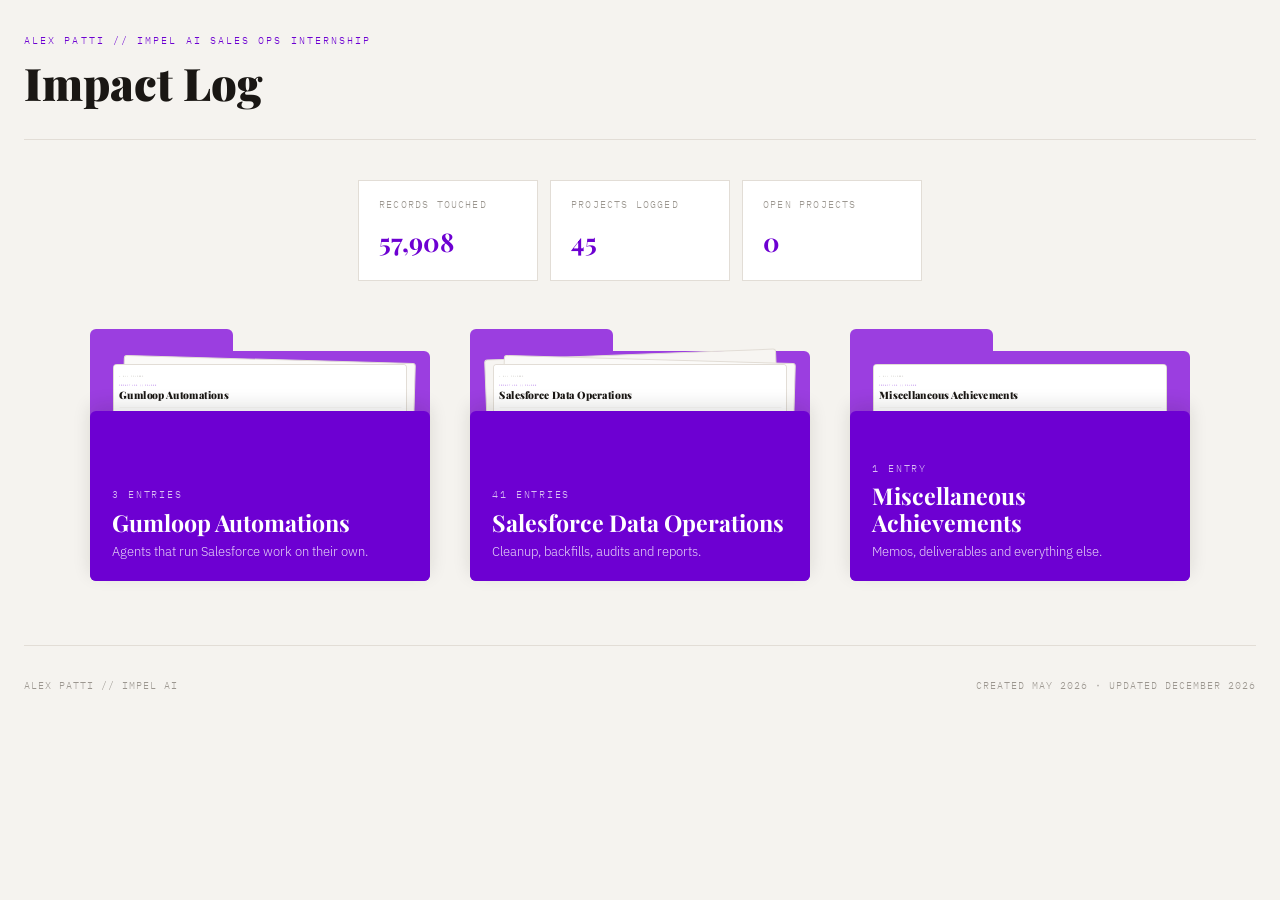
<file: index.html>
<!DOCTYPE html>
<html lang="en">
<head>
<meta charset="UTF-8">
<meta name="viewport" content="width=device-width, initial-scale=1.0">
<title>Impel // Impact Log</title>
<link rel="preconnect" href="https://fonts.googleapis.com">
<link rel="preconnect" href="https://fonts.gstatic.com" crossorigin>
<link href="https://fonts.googleapis.com/css2?family=Playfair+Display:wght@400;700;900&family=IBM+Plex+Mono:wght@300;400;500&family=IBM+Plex+Sans:wght@300;400;500&display=swap" rel="stylesheet">
<link rel="stylesheet" href="style.css">
</head>
<body>

<!-- ============ Main page: the three folders ============ -->
<div class="header">
  <div>
    <div class="label">Alex Patti // Impel AI Sales Ops Internship</div>
    <h1>Impact Log</h1>
  </div>
</div>
<div class="totals-bar">
  <div class="total-card"><div class="tl">Records touched</div><div class="tv" id="stat-records">0</div></div>
  <div class="total-card"><div class="tl">Projects logged</div><div class="tv" id="stat-projects">0</div></div>
  <div class="open-wrap">
    <button class="total-card total-link" id="open-card" type="button">
      <div class="tl">Open projects <span class="tl-arrow">&darr;</span></div><div class="tv" id="stat-open">0</div>
    </button>
    <div class="open-menu" id="open-menu"></div>
  </div>
</div>
<div class="folders" id="folders"></div>
<div class="footer">
  <span>ALEX PATTI // IMPEL AI</span>
  <span class="footer-date"></span>
</div>

<!-- ============ Folder view: the "paper", one screen tall, scrolls inside ============ -->
<div class="sheet" id="sheet">
  <div class="sheet-inner" id="sheet-inner"></div>
</div>

<script src="motion.js"></script>
<script src="common.js"></script>
<script>
// Everything lives on this one page. Opening a folder changes the address to
// index.html#automation (or #data-ops, #misc), so the back button and links still work,
// but nothing new has to load.

const reduceMotion = matchMedia('(prefers-reduced-motion: reduce)').matches;
const sheet = document.getElementById('sheet');
const sheetInner = document.getElementById('sheet-inner');
const papers = {};
let items = null;
let current = null;   // which folder is open, or null
let busy = false;     // true while an animation runs

// ---------- 1. Build the folders ----------
const wrap = document.getElementById('folders');
Object.entries(CATEGORIES).forEach(([key, cat]) => {
  const a = document.createElement('a');
  a.className = 'folder';
  a.href = '#' + key;
  a.innerHTML = `
    <div class="folder-tab"></div>
    <div class="folder-back">
      <div class="folder-paper"></div>
      <div class="folder-front">
        <div class="folder-count">&nbsp;</div>
        <div class="folder-name">${escHtml(cat.name)}</div>
        <div class="folder-sub">${escHtml(cat.sub)}</div>
      </div>
    </div>`;
  papers[key] = a.querySelector('.folder-paper');
  a.addEventListener('click', ev => {
    if (ev.metaKey || ev.ctrlKey || ev.shiftKey) return;   // new-tab clicks work normally
    ev.preventDefault();
    if (busy || current) return;
    history.pushState({ folder: key }, '', '#' + key);
    openFolder(key, true);
  });
  wrap.appendChild(a);
});

// ---------- 2. Fill in a folder's page ----------
function field(label, val, hl) {
  if (!val) return '';
  return `<div class="field"><div class="field-label">${label}</div>
          <div class="field-val${hl ? ' highlight' : ''}">${escHtml(val)}</div></div>`;
}
function projectCard(e) {
  return `<div class="entry" data-id="${escHtml(e.id)}">
    <div class="entry-head">
      <div><div class="entry-name">${escHtml(e.name)}</div><div class="entry-date">${escHtml(e.date)}</div></div>
      <span class="status-badge ${e.status === 'complete' ? 'status-complete' : 'status-wip'}">${escHtml(e.status)}</span>
    </div>
    ${field('Volume', e.volume, true)}
    ${field('Root cause', e.cause)}
    ${field('Downstream consequence', e.consequence)}
  </div>`;
}
function deliverableCard(e) {
  return `<div class="entry">
    <div class="entry-head">
      <div><div class="entry-name">${escHtml(e.name)}</div><div class="entry-date">${escHtml(e.date)}</div></div>
      <span class="status-badge status-complete">deliverable</span>
    </div>
    ${field('Audience', e.audience)}
    ${field('Summary', e.summary, true)}
    ${field('Context', e.context)}
  </div>`;
}
// The whole folder page as HTML. The same HTML fills the full page AND the little paper
// in each folder, so the paper is a true miniature of the page.
function folderHTML(key) {
  const cat = CATEGORIES[key];
  const inCat = (items || []).filter(i => i.category === key);
  const projects = inCat.filter(i => i.kind !== 'deliverable').reverse();
  const delivs = inCat.filter(i => i.kind === 'deliverable');
  const done = inCat.filter(i => i.kind === 'deliverable' || i.status === 'complete').length;
  const records = projects.reduce((s, p) => s + (typeof p.records === 'number' ? p.records : 0), 0);
  let body = '';
  if (projects.length) body += `<div class="section-title">Projects</div><div class="entries-grid">${projects.map(projectCard).join('')}</div>`;
  if (delivs.length) body += `<div class="section-title">Leadership deliverables</div><div class="entries-grid">${delivs.map(deliverableCard).join('')}</div>`;
  return `
    <a class="back-link" href="#">&larr; All folders</a>
    <div class="header" style="margin-top:1.25rem">
      <div>
        <div class="label">Impact Log // Folder</div>
        <h1>${escHtml(cat.name)}</h1>
      </div>
    </div>
    <div class="totals-bar">
      <div class="total-card"><div class="tl">Entries</div><div class="tv">${inCat.length}</div></div>
      <div class="total-card"><div class="tl">Records touched</div><div class="tv">${records.toLocaleString()}</div></div>
      <div class="total-card"><div class="tl">Completed</div><div class="tv">${done}</div></div>
    </div>
    <div>${body || '<div class="empty-state">Nothing in this folder yet</div>'}</div>
    <div class="footer">
      <span>ALEX PATTI // IMPEL AI</span>
      <span class="footer-date"></span>
    </div>`;
}
function renderFolder(key) {
  sheetInner.innerHTML = folderHTML(key);
  document.title = 'Impact Log // ' + CATEGORIES[key].name;
  footerDate();
}

// Each folder's paper holds a full-size copy of its page, shrunk to fit. The scale matches
// the one the animation starts from, so paper and page line up exactly.
const scrollMemory = {};   // where you left each folder scrolled, so the paper shows the same spot
function paperScale(paper) {
  return Math.max(paper.offsetWidth / innerWidth, paper.offsetHeight / innerHeight);
}
function buildPreviews() {
  Object.keys(CATEGORIES).forEach(key => {
    const paper = papers[key];
    paper.classList.add('has-preview');
    paper.innerHTML = `<div class="paper-preview"><div class="sheet-inner">${folderHTML(key)}</div></div>`;
    sizePreview(key);
  });
  footerDate();
}
function sizePreview(key) {
  const paper = papers[key];
  const pv = paper.querySelector('.paper-preview');
  if (!pv) return;
  pv.style.width = innerWidth + 'px';
  pv.style.height = innerHeight + 'px';
  pv.style.transform = `scale(${paperScale(paper)})`;
  pv.firstElementChild.style.transform = `translateY(${-(scrollMemory[key] || 0)}px)`;
}
addEventListener('resize', () => Object.keys(CATEGORIES).forEach(sizePreview));

// ---------- 3. The animations ----------
// The folder page itself is the paper. It is drawn at full size the whole time, then shrunk
// and cropped to the paper's spot, so its real text is visible through the entire grow.
// Motion (motion.dev) drives it with a spring, so it moves like a physical object.
const W = () => innerWidth, H = () => innerHeight;
const lerp = (a, b, t) => a + (b - a) * t;
const WHITE = [255, 255, 255], BGC = [245, 243, 239];   // paper white -> page background
function placeSheet(r, p) {
  // p = 0: sheet sits exactly on the paper. p = 1: sheet fills the screen.
  const s0 = Math.max(r.width / W(), r.height / H());   // same scale as the paper's miniature
  const s = lerp(s0, 1, p);
  const tx = lerp(r.left, 0, p), ty = lerp(r.top, 0, p);
  const visW = lerp(r.width, W(), p) / s, visH = lerp(r.height, H(), p) / s;
  const right = Math.max(0, W() - visW), bottom = Math.max(0, H() - visH);
  const radius = lerp(3, 0, Math.min(1, p)) / s;
  sheet.style.transform = `translate(${tx}px, ${ty}px) scale(${s})`;
  sheet.style.clipPath = `inset(0px ${right}px ${bottom}px 0px round ${radius}px)`;
  const c = WHITE.map((v, i) => Math.round(lerp(v, BGC[i], Math.min(1, Math.max(0, p)))));
  sheet.style.backgroundColor = `rgb(${c})`;
}
function clearSheetStyles() {
  ['transform', 'clipPath', 'backgroundColor', 'willChange'].forEach(k => sheet.style[k] = '');
}
function showSheet(key) {
  renderFolder(key);
  sheet.scrollTop = scrollMemory[key] || 0;   // pick up where the paper shows
  sheet.classList.add('open');
  document.body.classList.add('sheet-open');
}
function hideSheet() {
  sheet.classList.remove('open');
  document.body.classList.remove('sheet-open');
  clearSheetStyles();
  document.title = 'Impel // Impact Log';
}
const SPRING_OPEN = { type: 'spring', visualDuration: 0.55, bounce: 0.12 };
// Closing is a timed tween, not a spring: a spring creeps to its final spot for a while,
// which is the pause you saw. This one still has speed when it arrives, so the drop into
// the folder starts on the very next frame, like turning a corner without stopping.
const CLOSE_TWEEN = { duration: 0.42, ease: [0.45, 0, 0.6, 0.75] };

// Open: the paper slides up out of the folder and, without stopping, grows into the page.
function openFolder(key, animate, focusId) {
  current = key;
  if (!animate || reduceMotion) { showSheet(key); if (focusId) focusEntry(focusId); return; }
  busy = true;
  const paper = papers[key], folder = paper.closest('.folder');
  const front = folder.querySelector('.folder-front');
  folder.classList.add('lifted');                          // slide up, behind the front flap
  const started = performance.now();
  (function watch() {                                      // hand off once it clears the flap
    const clear = paper.getBoundingClientRect().bottom <= front.getBoundingClientRect().top + 6;
    if (clear || performance.now() - started > 450) grow(); else requestAnimationFrame(watch);
  })();
  function grow() {
    const r = paper.getBoundingClientRect();
    showSheet(key);
    sheet.style.willChange = 'transform, clip-path';
    placeSheet(r, 0);
    paper.style.visibility = 'hidden';
    Motion.animate(0, 1, { ...SPRING_OPEN, onUpdate: p => placeSheet(r, p) }).then(() => {
      clearSheetStyles();
      paper.style.visibility = '';
      folder.classList.add('no-anim');
      folder.classList.remove('lifted');                   // paper back in place, hidden behind the page
      void folder.offsetWidth;
      folder.classList.remove('no-anim');
      busy = false;
      if (focusId) focusEntry(focusId);
    });
  }
}

// Scroll the open folder to one project and give it a short highlight.
function focusEntry(id) {
  const card = sheet.querySelector(`.entry[data-id="${CSS.escape(id)}"]`);
  if (!card) return;
  const top = card.getBoundingClientRect().top - sheet.getBoundingClientRect().top + sheet.scrollTop - 24;
  sheet.scrollTo({ top, behavior: reduceMotion ? 'auto' : 'smooth' });
  card.classList.remove('flash'); void card.offsetWidth; card.classList.add('flash');
}

// ---------- Open projects box ----------
// One open project: the box takes you straight to it (its folder opens, then scrolls to it).
// Several: the box shows a short list, and each one takes you to its project the same way.
const openCard = document.getElementById('open-card');
const openMenu = document.getElementById('open-menu');
function openProjects() {
  return (items || []).filter(i => i.kind !== 'deliverable' && i.status !== 'complete');
}
function goToProject(e) {
  openMenu.classList.remove('show');
  if (busy || current) return;
  history.pushState({ folder: e.category }, '', '#' + e.category);
  openFolder(e.category, true, e.id);
}
openCard.addEventListener('click', ev => {
  ev.stopPropagation();
  const open = openProjects();
  if (open.length === 0) return;
  if (open.length === 1) return goToProject(open[0]);
  openMenu.innerHTML = open.map((e, i) => `
    <button type="button" class="open-item" data-i="${i}">
      <span class="open-name">${escHtml(e.name)}</span>
      <span class="open-folder">${escHtml(CATEGORIES[e.category].name)}</span>
    </button>`).join('');
  openMenu.querySelectorAll('.open-item').forEach(b =>
    b.addEventListener('click', () => goToProject(open[+b.dataset.i])));
  openMenu.classList.toggle('show');
});
document.addEventListener('click', () => openMenu.classList.remove('show'));
document.addEventListener('keydown', ev => { if (ev.key === 'Escape') openMenu.classList.remove('show'); });

// Close: the page shrinks back into a paper above the folder, then slides down into it.
function closeFolder(animate) {
  const key = current;
  current = null;
  if (!key || !animate || reduceMotion) { hideSheet(); return; }
  busy = true;
  const paper = papers[key], folder = paper.closest('.folder');
  scrollMemory[key] = sheet.scrollTop;                    // paper will show the same spot
  sizePreview(key);
  folder.classList.add('no-anim', 'lifted');              // where the paper waits, above the folder
  const r = paper.getBoundingClientRect();
  paper.style.visibility = 'hidden';
  sheet.style.willChange = 'transform, clip-path';
  Motion.animate(1, 0, { ...CLOSE_TWEEN, onUpdate: p => placeSheet(r, p) }).then(() => {
    hideSheet();
    paper.style.visibility = '';
    folder.classList.remove('no-anim');
    void folder.offsetWidth;
    folder.classList.remove('lifted');                     // slide back down into the folder
    setTimeout(() => {
      // Once the paper is tucked in, quietly roll its miniature back to the top of the page,
      // so the folder always previews the title and the next open starts at the top.
      const inner = paper.querySelector('.paper-preview > .sheet-inner');
      if (inner && scrollMemory[key]) {
        inner.style.transition = 'transform 0.6s ease';
        scrollMemory[key] = 0;
        inner.style.transform = 'translateY(0px)';
        setTimeout(() => { inner.style.transition = ''; }, 650);
      }
      busy = false;
    }, 500);
  });
}

// ---------- 4. Back button, links and the address bar ----------
sheet.addEventListener('click', ev => {
  if (!ev.target.closest('.back-link')) return;
  ev.preventDefault();
  if (busy) return;
  if (history.state && history.state.folder) history.back();         // came from a folder click
  else { history.pushState(null, '', location.pathname); closeFolder(true); } // opened by direct link
});
window.addEventListener('popstate', () => {
  const key = location.hash.slice(1);
  if (CATEGORIES[key]) { if (current !== key) openFolder(key, false); }
  else if (current) closeFolder(true);
});

// ---------- 5. Load the data ----------
loadData().then(data => {
  items = data;
  const projects = items.filter(i => i.kind !== 'deliverable');
  document.getElementById('stat-projects').textContent = items.length;
  const openCount = projects.filter(p => p.status !== 'complete').length;
  document.getElementById('stat-open').textContent = openCount;
  if (!openCount) openCard.classList.add('none');
  document.getElementById('stat-records').textContent =
    projects.reduce((s, p) => s + (typeof p.records === 'number' ? p.records : 0), 0).toLocaleString();
  Object.keys(CATEGORIES).forEach(key => {
    const inCat = items.filter(i => i.category === key);
    // Stack size: 1 entry = 1 sheet, 2 to 5 = 2 sheets, 6 or more = 3 sheets (the cap)
    const sheets = inCat.length >= 6 ? 3 : inCat.length >= 2 ? 2 : 1;
    for (let i = sheets - 1; i >= 1; i--) {
      papers[key].insertAdjacentHTML('beforebegin', `<div class="paper-under u${i}"></div>`);
    }
    papers[key].nextElementSibling.querySelector('.folder-count').textContent =
      `${inCat.length} ${inCat.length === 1 ? 'entry' : 'entries'}`;
  });
  buildPreviews();
  // Opened with a folder already in the address (a shared link or a refresh): show it directly.
  const key = location.hash.slice(1);
  if (CATEGORIES[key]) openFolder(key, false);
}).catch(err => {
  wrap.insertAdjacentHTML('afterend', '<div class="empty-state">Could not load data.json</div>');
  console.error(err);
});
</script>
</body>
</html>
</file>
<file: style.css>
:root {
    --bg: #F5F3EF;
    --surface: #FFFFFF;
    --border: #E2DDD6;
    --border-strong: #C9C3BA;
    --accent: #6D00D2;
    --accent-dim: #9B3EE0;
    --accent-light: #F0E6FA;
    --text: #1A1714;
    --text-muted: #5C5752;
    --text-dim: #9C9790;
    --green: #1A7A45;
    --green-bg: #EAF5EF;
    --amber: #9A6200;
    --amber-bg: #FDF3DC;
    --red: #B83030;
  }
  * { margin: 0; padding: 0; box-sizing: border-box; }
  body {
    background: var(--bg);
    color: var(--text);
    font-family: 'IBM Plex Sans', sans-serif;
    font-weight: 300;
    line-height: 1.7;
    padding: 2rem 1.5rem 6rem;
    max-width: 1500px;
    margin: 0 auto;
  }
  .header {
    border-bottom: 1px solid var(--border);
    padding-bottom: 2rem;
    margin-bottom: 2.5rem;
    display: flex;
    justify-content: space-between;
    align-items: flex-end;
  }
  .label {
    font-family: 'IBM Plex Mono', monospace;
    font-size: 0.65rem;
    letter-spacing: 0.2em;
    color: var(--accent);
    text-transform: uppercase;
    margin-bottom: 0.5rem;
  }
  h1 {
    font-family: 'Playfair Display', serif;
    font-size: clamp(1.8rem, 5vw, 2.8rem);
    font-weight: 900;
    line-height: 1.1;
    color: var(--text);
  }
  .totals-bar {
    display: flex;
    justify-content: center;
    gap: 0.75rem;
    margin-bottom: 2rem;
  }
  .total-card {
    background: var(--surface);
    border: 1px solid var(--border);
    padding: 1rem 1.25rem;
    width: 180px;
  }
  .total-card .tl {
    font-family: 'IBM Plex Mono', monospace;
    font-size: 0.62rem;
    letter-spacing: 0.12em;
    text-transform: uppercase;
    color: var(--text-dim);
    margin-bottom: 0.4rem;
  }
  .total-card .tv {
    font-family: 'Playfair Display', serif;
    font-size: 1.6rem;
    font-weight: 700;
    color: var(--accent);
  }
  /* "Open projects" box: same look as the others, but clickable */
  .open-wrap { position: relative; }
  .total-link {
    display: block;
    text-align: left;
    font: inherit;
    cursor: pointer;
    height: 100%;
    transition: border-color 0.2s, box-shadow 0.2s;
  }
  .total-link:hover, .total-link:focus-visible {
    outline: none;
    border-color: var(--accent-dim);
    box-shadow: 0 0 0 3px var(--accent-light);
  }
  .total-link.none { cursor: default; }
  .total-link.none:hover { border-color: var(--border); box-shadow: none; }
  .total-link.none .tl-arrow { display: none; }
  .tl-arrow { color: var(--accent-dim); }
  .open-menu {
    display: none;
    position: absolute;
    top: calc(100% + 6px);
    right: 0;
    z-index: 20;
    min-width: 320px;
    background: var(--surface);
    border: 1px solid var(--border);
    box-shadow: 0 10px 30px rgba(26, 23, 20, 0.10);
  }
  .open-menu.show { display: block; }
  .open-item {
    display: block;
    width: 100%;
    text-align: left;
    background: none;
    border: none;
    border-bottom: 1px solid var(--border);
    padding: 0.75rem 1rem;
    cursor: pointer;
    font: inherit;
  }
  .open-item:last-child { border-bottom: none; }
  .open-item:hover { background: var(--accent-light); }
  .open-name {
    display: block;
    font-family: 'Playfair Display', serif;
    font-weight: 700;
    font-size: 0.9rem;
    color: var(--accent);
    line-height: 1.3;
  }
  .open-folder {
    display: block;
    font-family: 'IBM Plex Mono', monospace;
    font-size: 0.6rem;
    letter-spacing: 0.12em;
    text-transform: uppercase;
    color: var(--text-dim);
    margin-top: 0.2rem;
  }
  /* Short highlight on the project you jumped to */
  .entry.flash { animation: entry-flash 1.8s ease-out; }
  @keyframes entry-flash {
    0%, 35% { border-color: var(--accent); box-shadow: 0 0 0 4px var(--accent-light); }
    100% { border-color: var(--border); box-shadow: none; }
  }
  #entries-list {
    display: grid;
    grid-template-columns: 1fr 1fr;
    gap: 0.75rem;
  }
  .empty-state {
    grid-column: 1 / -1;
    text-align: center;
    padding: 3rem 0;
    font-family: 'IBM Plex Mono', monospace;
    font-size: 0.72rem;
    color: var(--text-dim);
    letter-spacing: 0.1em;
    border: 1px dashed var(--border);
    background: var(--surface);
  }
  .entry {
    background: var(--surface);
    border: 1px solid var(--border);
    padding: 1.5rem;
    transition: border-color 0.2s, box-shadow 0.2s;
  }
  .entry:hover {
    border-color: var(--accent-dim);
    box-shadow: 0 0 0 3px var(--accent-light);
  }
  .entry-head {
    display: flex;
    justify-content: space-between;
    align-items: flex-start;
    margin-bottom: 1.25rem;
  }
  .entry-name {
    font-family: 'Playfair Display', serif;
    font-size: 1.05rem;
    font-weight: 700;
    color: var(--accent);
  }
  .entry-date {
    font-family: 'IBM Plex Mono', monospace;
    font-size: 0.68rem;
    color: var(--text-dim);
    margin-top: 0.25rem;
  }
  .status-badge {
    font-family: 'IBM Plex Mono', monospace;
    font-size: 0.6rem;
    letter-spacing: 0.1em;
    text-transform: uppercase;
    padding: 0.2rem 0.6rem;
    flex-shrink: 0;
    margin-left: 1rem;
    margin-top: 0.2rem;
  }
  .status-complete { border: 1px solid var(--green); color: var(--green); background: var(--green-bg); }
  .status-wip { border: 1px solid var(--amber); color: var(--amber); background: var(--amber-bg); }
  .field { margin-bottom: 1rem; }
  .field:last-of-type { margin-bottom: 0; }
  .field-label {
    font-family: 'IBM Plex Mono', monospace;
    font-size: 0.62rem;
    letter-spacing: 0.15em;
    text-transform: uppercase;
    color: var(--accent-dim);
    margin-bottom: 0.35rem;
  }
  .field-val {
    font-size: 0.88rem;
    color: var(--text-muted);
    line-height: 1.65;
  }
  .field-val.highlight {
    color: var(--text);
    font-weight: 400;
  }
  .footer {
    margin-top: 4rem;
    padding-top: 2rem;
    border-top: 1px solid var(--border);
    font-family: 'IBM Plex Mono', monospace;
    font-size: 0.62rem;
    color: var(--text-dim);
    letter-spacing: 0.1em;
    display: flex;
    justify-content: space-between;
  }
  .footer-right {
    display: flex;
    gap: 1rem;
    align-items: center;
  }
  .footer-link {
    color: var(--text-dim);
    text-decoration: underline;
    font-family: 'IBM Plex Mono', monospace;
    font-size: 0.62rem;
    letter-spacing: 0.1em;
  }
  .footer-link:hover { color: var(--accent); }
  @media (max-width: 600px) {
    /* "Open projects" box: same look as the others, but clickable */
  .open-wrap { position: relative; }
  .total-link {
    display: block;
    text-align: left;
    font: inherit;
    cursor: pointer;
    height: 100%;
    transition: border-color 0.2s, box-shadow 0.2s;
  }
  .total-link:hover, .total-link:focus-visible {
    outline: none;
    border-color: var(--accent-dim);
    box-shadow: 0 0 0 3px var(--accent-light);
  }
  .total-link.none { cursor: default; }
  .total-link.none:hover { border-color: var(--border); box-shadow: none; }
  .total-link.none .tl-arrow { display: none; }
  .tl-arrow { color: var(--accent-dim); }
  .open-menu {
    display: none;
    position: absolute;
    top: calc(100% + 6px);
    right: 0;
    z-index: 20;
    min-width: 320px;
    background: var(--surface);
    border: 1px solid var(--border);
    box-shadow: 0 10px 30px rgba(26, 23, 20, 0.10);
  }
  .open-menu.show { display: block; }
  .open-item {
    display: block;
    width: 100%;
    text-align: left;
    background: none;
    border: none;
    border-bottom: 1px solid var(--border);
    padding: 0.75rem 1rem;
    cursor: pointer;
    font: inherit;
  }
  .open-item:last-child { border-bottom: none; }
  .open-item:hover { background: var(--accent-light); }
  .open-name {
    display: block;
    font-family: 'Playfair Display', serif;
    font-weight: 700;
    font-size: 0.9rem;
    color: var(--accent);
    line-height: 1.3;
  }
  .open-folder {
    display: block;
    font-family: 'IBM Plex Mono', monospace;
    font-size: 0.6rem;
    letter-spacing: 0.12em;
    text-transform: uppercase;
    color: var(--text-dim);
    margin-top: 0.2rem;
  }
  /* Short highlight on the project you jumped to */
  .entry.flash { animation: entry-flash 1.8s ease-out; }
  @keyframes entry-flash {
    0%, 35% { border-color: var(--accent); box-shadow: 0 0 0 4px var(--accent-light); }
    100% { border-color: var(--border); box-shadow: none; }
  }
  #entries-list { grid-template-columns: 1fr; }
    .totals-bar {
      gap: 0.4rem;
    }
    .total-card {
      width: auto;
      flex: 1 1 0;
      min-width: 0;
      padding: 0.6rem 0.5rem;
    }
    .total-card .tl { font-size: 0.52rem; }
    .open-wrap { flex: 1 1 0; min-width: 0; }
    .open-wrap .total-card { width: 100%; }
    .open-menu { min-width: 260px; }
    .total-card .tv { font-size: 1.15rem; }
    .header { flex-direction: column; align-items: flex-start; gap: 0.5rem; }
    .footer { flex-direction: column; gap: 0.5rem; }
  }

  /* ---------- Folders (main page) ---------- */
  .folders {
    display: grid;
    grid-template-columns: repeat(3, 1fr);
    gap: 2.5rem;
    max-width: 1100px;
    margin: 3rem auto 0;
    perspective: 1400px;
  }
  .folder {
    position: relative;
    display: block;
    text-decoration: none;
    color: inherit;
    cursor: pointer;
    padding-top: 22px;
    transition: transform 0.25s ease;
  }
  .folder:hover { transform: translateY(-4px); }
  .folder-tab {
    position: absolute;
    top: 0; left: 0;
    width: 42%;
    height: 26px;
    background: var(--accent-dim);
    border-radius: 6px 6px 0 0;
  }
  .folder-back {
    position: relative;
    height: 230px;
    background: var(--accent-dim);
    border-radius: 0 6px 6px 6px;
  }
  .folder-paper {
    position: absolute;
    left: 7%; right: 7%;
    top: 14px; bottom: 10px;
    background: var(--surface);
    border: 1px solid var(--border);
    border-radius: 3px;
    padding: 1rem 1.1rem;
    font-family: 'IBM Plex Mono', monospace;
    font-size: 0.6rem;
    letter-spacing: 0.08em;
    color: var(--text-dim);
    overflow: hidden;
    transition: transform 0.45s cubic-bezier(.35,.9,.3,1);
  }
  /* Extra sheets behind the front paper, so fuller folders look like a stack */
  .paper-under {
    position: absolute;
    left: 7%; right: 7%;
    top: 14px; bottom: 10px;
    background: var(--surface);
    border: 1px solid var(--border);
    border-radius: 3px;
    transition: transform 0.5s cubic-bezier(.3,.75,.25,1);
  }
  .paper-under.u1 { transform: translate(7px, -6px) rotate(1.6deg); background: #FBFAF8; }
  .paper-under.u2 { transform: translate(-6px, -11px) rotate(-2.2deg); background: #F7F5F2; }
  .folder:hover .paper-under.u1 { transform: translate(7px, -14px) rotate(2.2deg); }
  .folder:hover .paper-under.u2 { transform: translate(-6px, -20px) rotate(-3deg); }
  /* Paper holding a shrunk copy of its folder's page */
  .folder-paper.has-preview { padding: 0; border: none; box-shadow: 0 0 0 1px var(--border); }
  .paper-preview {
    position: absolute;
    top: 0; left: 0;
    transform-origin: 0 0;
    pointer-events: none;
    background: var(--surface);
    /* undo the paper's small mono text so the copy looks exactly like the page */
    font-family: 'IBM Plex Sans', sans-serif;
    font-size: 16px;
    font-weight: 300;
    letter-spacing: normal;
    line-height: 1.7;
    color: var(--text);
    overflow: hidden;
  }
  .folder-paper:not(.has-preview) div { white-space: nowrap; overflow: hidden; text-overflow: ellipsis; line-height: 1.9; }
  .folder-front {
    position: absolute;
    left: 0; right: 0; bottom: 0;
    height: 74%;
    background: var(--accent);
    border-radius: 6px;
    padding: 1.4rem 1.4rem 1.2rem;
    display: flex;
    flex-direction: column;
    justify-content: flex-end;
    color: #fff;
    transform-origin: bottom center;
    transition: transform 0.45s cubic-bezier(.2,.8,.2,1);
    box-shadow: 0 -6px 18px rgba(26,23,20,0.12);
  }
  .folder:hover .folder-front { transform: rotateX(-14deg); }
  .folder:hover .folder-paper { transform: translateY(-14px); }
  .folder-count {
    font-family: 'IBM Plex Mono', monospace;
    font-size: 0.62rem;
    letter-spacing: 0.18em;
    text-transform: uppercase;
    opacity: 0.75;
    margin-bottom: 0.35rem;
  }
  .folder-name {
    font-family: 'Playfair Display', serif;
    font-size: 1.45rem;
    font-weight: 700;
    line-height: 1.15;
  }
  .folder-sub {
    font-size: 0.8rem;
    opacity: 0.85;
    margin-top: 0.4rem;
    line-height: 1.45;
  }
  /* Taking the paper out: it slides up from behind the front flap until it clears the folder.
     Putting it back is the same slide in reverse. */
  .folder.lifted { z-index: 5; }
  .folder.lifted .folder-paper { transform: translateY(-185px); transition-duration: 0.32s; }
  .folder.lifted .folder-front { transform: rotateX(-18deg); }
  .folder.no-anim .folder-paper,
  .folder.no-anim .folder-front { transition: none !important; }

  @media (prefers-reduced-motion: reduce) {
    .folder-paper, .folder-front, .paper-under { transition: none !important; }
  }

  /* ---------- Folder page ---------- */
  /* The sheet is exactly one screen tall and scrolls inside, so the paper always
     grows to the screen's size, not to the full length of a long page. */
  .sheet {
    position: fixed;
    inset: 0;
    z-index: 150;
    overflow-y: auto;
    background: var(--bg);
    display: none;
  }
  .sheet { transform-origin: 0 0; }
  .sheet.open { display: block; }
  body.sheet-open { overflow: hidden; }
  .sheet-inner { max-width: 1500px; margin: 0 auto; padding: 2rem 1.5rem 6rem; }
  .back-link {
    font-family: 'IBM Plex Mono', monospace;
    font-size: 0.68rem;
    letter-spacing: 0.12em;
    text-transform: uppercase;
    color: var(--text-dim);
    text-decoration: none;
  }
  .back-link:hover { color: var(--accent); }
  .section-title {
    font-family: 'IBM Plex Mono', monospace;
    font-size: 0.68rem;
    letter-spacing: 0.2em;
    text-transform: uppercase;
    color: var(--accent);
    margin: 2.5rem 0 1rem;
  }
  .entries-grid {
    display: grid;
    grid-template-columns: 1fr 1fr;
    gap: 0.75rem;
  }
  @media (max-width: 860px) {
    .folders { grid-template-columns: 1fr; max-width: 380px; gap: 2rem; }
    .entries-grid { grid-template-columns: 1fr; }
  }
</file>
